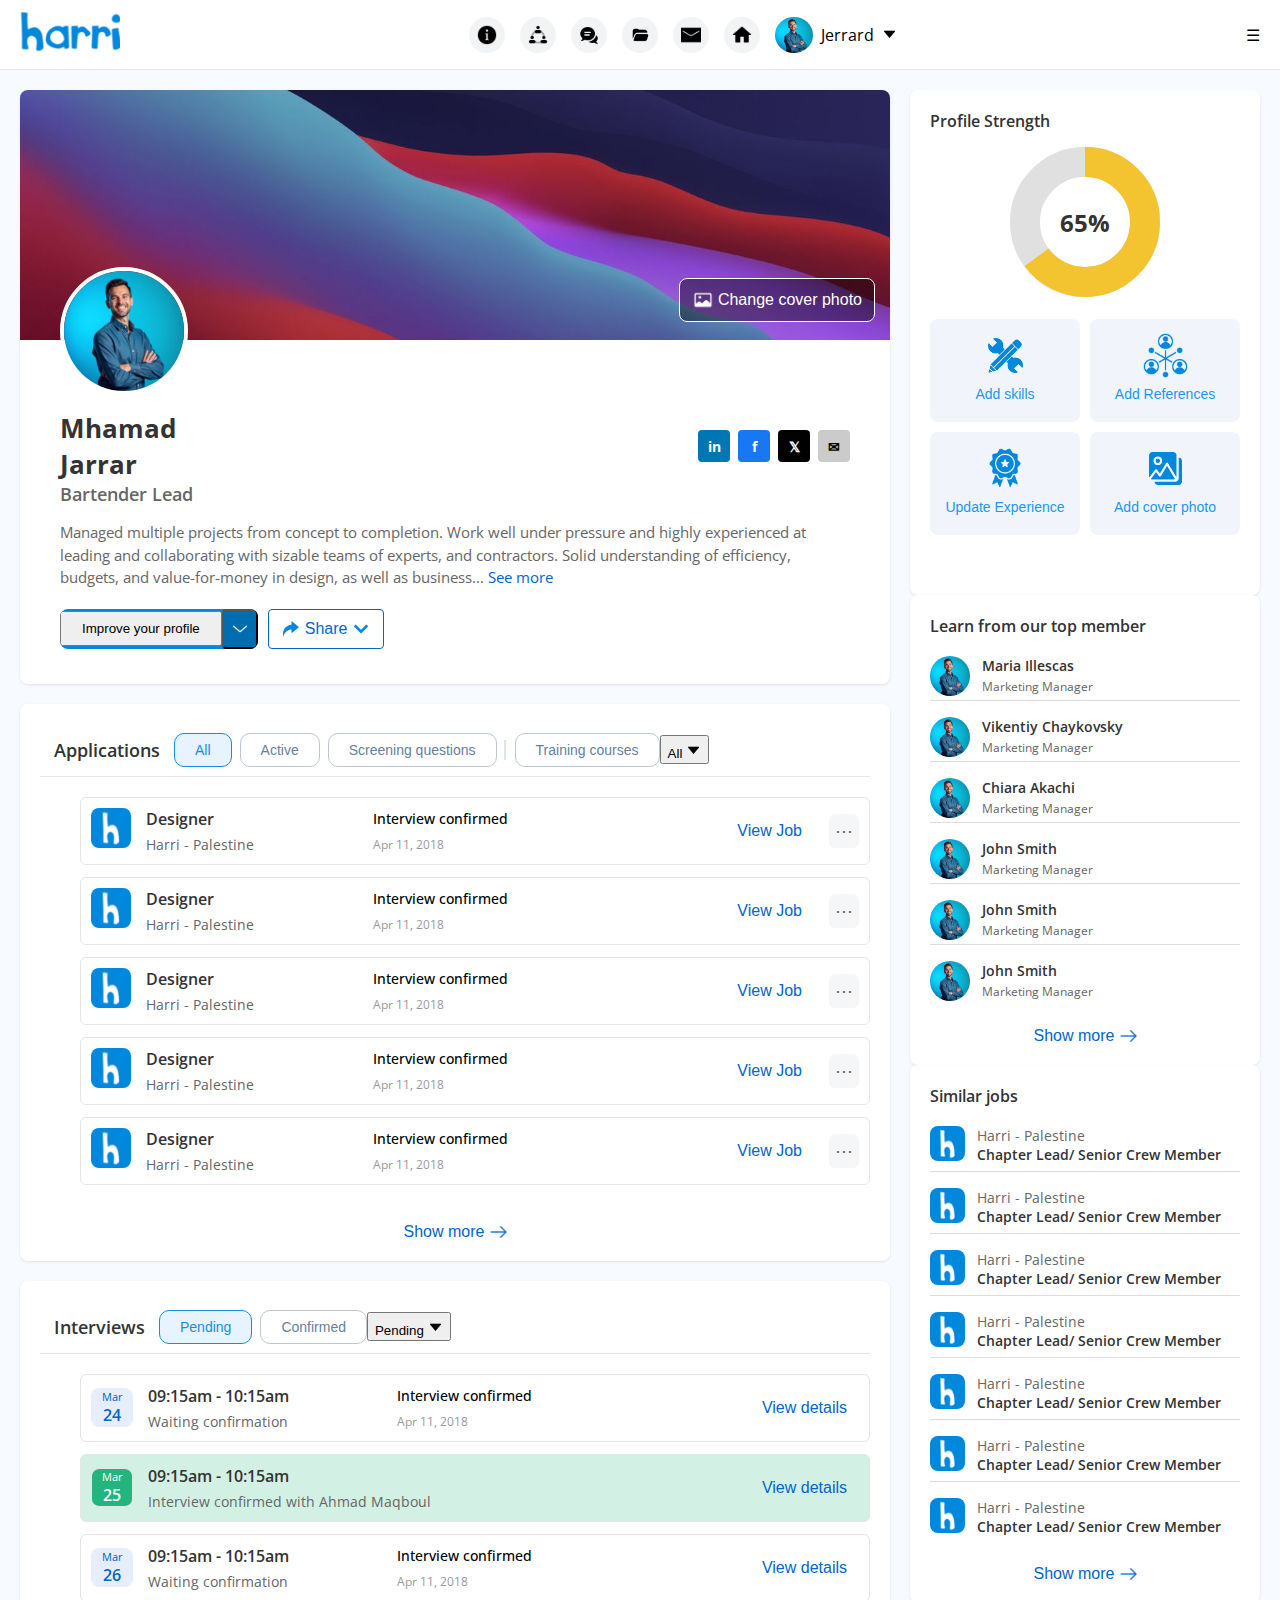
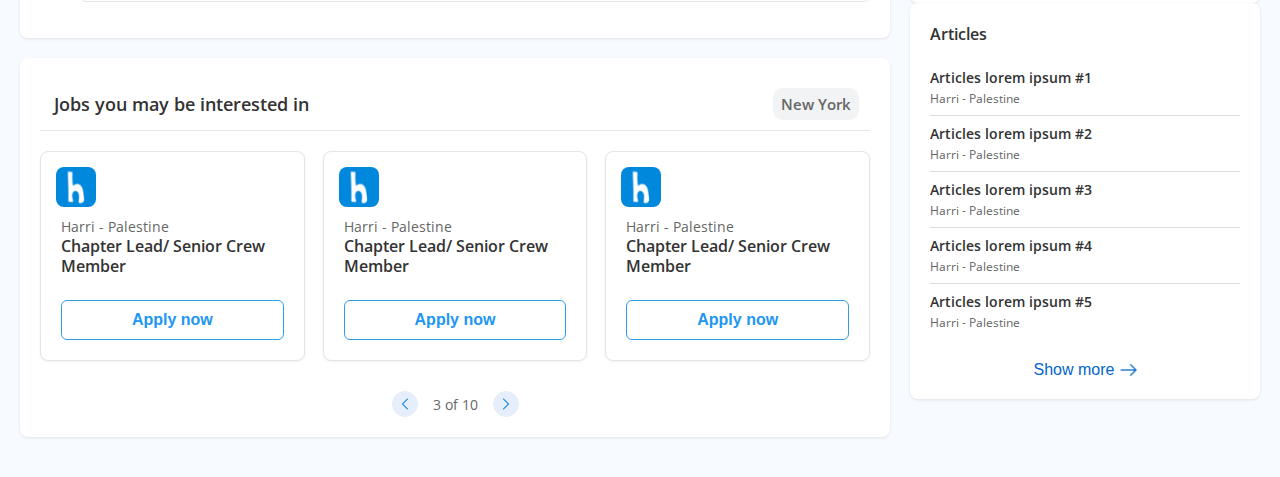
<file: index.html>
<!DOCTYPE html>
<html lang="en">
<head>
    <meta charset="UTF-8">
    <meta name="viewport" content="width=device-width, initial-scale=1.0">
    <title>Job Seeker Dashboard</title>
    <link href="https://fonts.googleapis.com/css2?family=Open+Sans:wght@300;400;600;700;800&display=swap" rel="stylesheet">
    <link rel="stylesheet" href="styles.css">
</head>
<body>

   <header class="navbar">
    <div class="logo">
    <img src="assets/harri.png" alt="harri logo">
  </div>
  
    <nav class="nav-icons">
      <a class="flex-center" href="#"><img src="assets/icons/information.png" alt="Info"></a>
      <a class="flex-center" href="#"><img src="assets/icons/network.png" alt="Network"></a>
      <a class="flex-center" href="#"><img src="assets/icons/message2.png" alt="Users"></a>
      <a class="flex-center" href="#"><img src="assets/icons/folder.png" alt="Folder"></a>
      <a class="flex-center" href="#"><img src="assets/icons/mail.png" alt="Mail"></a>
      <a class="flex-center" href="#"><img src="assets/icons/home.png" alt="Home"></a>
      <div class="profile">
        <img src="assets/profile.jpg" alt="Profile Picture">
        <span>Jerrard</span>
        <span class="arrow"><img src="assets/icons/arrow.png" alt="arrow"></span>
    
    </nav>
      </div>
        <div class="hamburger">
    ☰
  </div>
  </header>

  <main class="dashboard">
    <div class="dashboard-container">
      <div class="main-column">
        <section class="profile-card">
          <div class="cover-photo">
            <img src="assets/cover.jpg" alt="Cover Photo">
<button class="change-cover-btn">
  <img src="assets/icons/imageicon.png" alt="Cover icon" >
  Change cover photo
</button>

            <div class="profile-picture">
              <img src="assets/profile.jpg" alt="Mhamad Jarrar">
            </div>
          </div>
          
          <div class="profile-info">
             <div class="name-social-container">
    <h1>Mhamad Jarrar</h1>
    <div class="socials">
      <a href="#" class="social linkedin flex-center">in</a>
      <a href="#" class="social facebook flex-center">f</a>
      <a href="#" class="social twitter flex-center">𝕏</a>
      <a href="#" class="social mail flex-center">✉</a>
    </div>
  </div>
            <p class="job-title">Bartender Lead</p>
         
            <p class="bio">Managed multiple projects from concept to completion. Work well under pressure and highly experienced at leading and collaborating with sizable teams of experts, and contractors. Solid understanding of efficiency, budgets, and value-for-money in design, as well as business... <a href="#" class="see-more">See more</a></p>
            
              <div class="profile-actions">
                <div class="btn-primary">
                  <button type="button" class="btn btn--solid btn-text">Improve your profile</button>
                  <button type="button" class="btn btn--ghost icon-box flex-center" aria-label="More options"><img src="assets/icons/arrow-down.png" alt="arrow icon" ></button>
                </div>
                <button class="btn btn--outline btn-secondary"><img src="assets/icons/share.png" alt="share icon" > Share <img src="assets/icons/arrow2.png" alt="arrow icon" ></button>
              </div>
            
            
     
          </div>
        </section>

        <section class="applications-section whole-section">
          <div class="section-header">
            <h2>Applications</h2>
            <div class="filter-tabs">
              <button class="tab active tab-all">All</button>
              <button class="tab1 tab">Active</button>
              <button class="tab2 tab">Screening questions</button>
              <button class="tab3 tab">Training courses</button>
            </div>
              <button class="filter-button">
    <span>All</span> <span class="arrow"><img src="assets/icons/arrow.png" alt="arrow"></span>
  </button>
          </div>
          
          <ul class="applications-list list">
            <li class="application-item item">
              <div class="company-logo"> <img src="assets/h.png" alt="company-logo"></div>
              <div class="application-details">
                <h3>Designer</h3>
                <p>Harri - Palestine</p>
              </div>
              <div class="application-status status-container">
                <span class="status confirmed">Interview confirmed</span>
                <span class="date">Apr 11, 2018</span>
              </div>
              <button class="btn btn--ghost view-job-btn view-btn">View Job</button>
              <button class="btn btn--ghost more-btn">⋯</button>
            </li>
            
            <li class="application-item item">
              <div class="company-logo"> <img src="assets/h.png" alt="company-logo"></div>
              <div class="application-details">
                <h3>Designer</h3>
                <p>Harri - Palestine</p>
              </div>
              <div class="application-status status-container">
                <span class="status confirmed">Interview confirmed</span>
                <span class="date">Apr 11, 2018</span>
              </div>
              <button class="btn btn--ghost view-job-btn view-btn">View Job</button>
              <button class="btn btn--ghost more-btn">⋯</button>
            </li>
            
            <li class="application-item item">
              <div class="company-logo"> <img src="assets/h.png" alt="company-logo"></div>
              <div class="application-details">
                <h3>Designer</h3>
                <p>Harri - Palestine</p>
              </div>
              <div class="application-status status-container">
                <span class="status confirmed">Interview confirmed</span>
                <span class="date">Apr 11, 2018</span>
              </div>
              <button class="btn btn--ghost view-job-btn view-btn">View Job</button>
              <button class="btn btn--ghost more-btn">⋯</button>
            </li>
            
            <li class="application-item item">
              <div class="company-logo"> <img src="assets/h.png" alt="company-logo"></div>
              <div class="application-details">
                <h3>Designer</h3>
                <p>Harri - Palestine</p>
              </div>
              <div class="application-status status-container">
                <span class="status confirmed">Interview confirmed</span>
                <span class="date">Apr 11, 2018</span>
              </div>
              <button class="btn btn--ghost view-job-btn view-btn">View Job</button>
              <button class="btn btn--ghost more-btn">⋯</button>
            </li>
            
            <li class="application-item item">
              <div class="company-logo"> <img src="assets/h.png" alt="company-logo"></div>
              <div class="application-details">
                <h3>Designer</h3>
                <p>Harri - Palestine</p>
              </div>
              <div class="application-status status-container">
                <span class="status confirmed">Interview confirmed</span>
                <span class="date">Apr 11, 2018</span>
              </div>
              <button class="btn btn--ghost view-job-btn view-btn">View Job</button>
              <button class="btn btn--ghost more-btn">⋯</button>
            </li>
          </ul>
          
          <button class="show-more-btn">Show more <img src="assets/icons/side-arrow.png" alt="arrow icon" > </button>
        </section>

        <section class="interviews-section whole-section">
          <div class="section-header">
            <h2>Interviews</h2>
            <div class="filter-tabs">
              <button class="tab active tab-pending">Pending</button>
              <button class="tab">Confirmed</button>
            </div>
                   <button class="filter-button">
    <span>Pending</span> <span class="arrow"><img src="assets/icons/arrow.png" alt="arrow"></span>
  </button>
          </div>
          
          <ul class="interviews-list list">
            <li class="interview-item item">
              <div class="interview-date">
                <span class="month">Mar</span>
                <span class="day">24</span>
              </div>
              <div class="interview-details">
                <h3>09:15am - 10:15am</h3>
                <p>Waiting confirmation</p>
              </div>
              <div class="interview-status status-container">
                <span class="status pending">Interview confirmed</span>
                <span class="date">Apr 11, 2018</span>
              </div>
              <button class="btn btn--ghost view-details-btn view-btn">View details</button>
            </li>
            
            <li class="interview-item item confirmed">
              <div class="interview-date1">
                <span class="month">Mar</span>
                <span class="day">25</span>
              </div>
              <div class="interview-details">
                <h3>09:15am - 10:15am</h3>
                <p>Interview confirmed with Ahmad Maqboul</p>
              </div>
           
              <button class="btn btn--ghost view-details-btn view-btn">View details</button>
            </li>
            
            <li class="interview-item item">
              <div class="interview-date">
                <span class="month">Mar</span>
                <span class="day">26</span>
              </div>
              <div class="interview-details">
                <h3>09:15am - 10:15am</h3>
                <p>Waiting confirmation</p>
              </div>
              <div class="interview-status status-container">
                <span class="status pending">Interview confirmed</span>
                <span class="date">Apr 11, 2018</span>
              </div>
              <button class="btn btn--ghost view-details-btn view-btn">View details</button>
            </li>
          </ul>
        </section>

        <section class="job-suggestions">
          <div class="section-header">
            <h2>Jobs you may be interested in</h2>
            <span class="location">New York</span>
          </div>
          <div class="section-header2"></div>
          <div class="job-cards ">
            <div class="job-card  ">
              <div class="company-logo"> <img src="assets/h.png" alt="company-logo"></div>
              <div class="job-info">
                     <p>Harri - Palestine</p>
                <h3>Chapter Lead/ Senior Crew Member</h3>
                
              </div>
              <button class="btn btn--outline apply-btn">Apply now</button>
            </div>
            
            <div class="job-card">
              <div class="company-logo"> <img src="assets/h.png" alt="company-logo"></div>
              <div class="job-info">
                     <p>Harri - Palestine</p>
                <h3>Chapter Lead/ Senior Crew Member</h3>
             
              </div>
              <button class="btn btn--outline apply-btn">Apply now</button>
            </div>
            
            <div class="job-card">
              <div class="company-logo"> <img src="assets/h.png" alt="company-logo"></div>
              <div class="job-info">
                     <p>Harri - Palestine</p>
                <h3>Chapter Lead/ Senior Crew Member</h3>
           
              </div>
              <button class="btn btn--outline apply-btn">Apply now</button>
            </div>
          </div>
          
          <div class="slider-controls flex-center">
            <button class="prev flex-center"><img src="assets/icons/leftarrow.png" alt="left arrow"></button>
            <span>3 of 10</span>
            <button class="next flex-center"><img src="assets/icons/rightarrow.png" alt="right arrow"></button>
          </div>
        </section>
      </div>

      <div class="sidebar">
        <div class="profile-strength">
          <h3>Profile Strength</h3>
         <div class="progress-circle">
            <svg viewBox="0 0 100 100">
              <circle cx="50" cy="50" r="40" fill="none" stroke="#e0e0e0" stroke-width="20"/>
              <circle cx="50" cy="50" r="40" fill="none" stroke="#f4c430" stroke-width="20" 
                      stroke-dasharray="251" stroke-dashoffset="88" transform="rotate(-90 50 50)"/>
            </svg>
            <span class="percentage">65%</span>
          </div>
       <br>
<div class="actions-container">
  <div class="action-grid">
    <button class="action-btn">
      <div class="action-icon flex-center">
        <img src="assets/icons/skills.png" alt="Add skills" width="35" height="35">
      </div>
      <span>Add skills</span>
    </button>

    <button class="action-btn">
      <div class="action-icon flex-center">
        <img src="assets/icons/references.png" alt="Add references" width="45" height="45">
      </div>
      <span>Add References</span>
    </button>

    <button class="action-btn">
      <div class="action-icon flex-center">
        <img src="assets/icons/badge.png" alt="Update experience" width="40" height="40">
      </div>
      <span>Update Experience</span>
    </button>

    <button class="action-btn">
      <div class="action-icon flex-center">
        <img src="assets/icons/photo.png" alt="Add cover photo" width="35" height="35">
      </div>
      <span>Add cover photo</span>
    </button>
  </div>
</div>

        </div>
 

        <div class="top-members">
          <h3>Learn from our top member</h3>
          <div class="members-list">
            <div class="member-item">
              <img src="assets/profile.jpg" alt="Maria Illescas">
              <div class="member-info">
                <h4>Maria Illescas</h4>
                <p>Marketing Manager</p>
              </div>
            </div>
            <div class="member-item">
              <img src="assets/profile.jpg" alt="Vikentiy Chaykovsky">
              <div class="member-info">
                <h4>Vikentiy Chaykovsky</h4>
                <p>Marketing Manager</p>
              </div>
            </div>
            <div class="member-item">
              <img src="assets/profile.jpg" alt="Chiara Akachi">
              <div class="member-info">
                <h4>Chiara Akachi</h4>
                <p>Marketing Manager</p>
              </div>
            </div>
            <div class="member-item">
              <img src="assets/profile.jpg" alt="John Smith">
              <div class="member-info">
                <h4>John Smith</h4>
                <p>Marketing Manager</p>
              </div>
            </div>
            <div class="member-item">
              <img src="assets/profile.jpg" alt="John Smith">
              <div class="member-info">
                <h4>John Smith</h4>
                <p>Marketing Manager</p>
              </div>
            </div>
            <div class="member-item">
              <img src="assets/profile.jpg" alt="John Smith">
              <div class="member-info">
                <h4>John Smith</h4>
                <p>Marketing Manager</p>
              </div>
            </div>
          </div>
          <button class="show-more-btn">Show more <img src="assets/icons/side-arrow.png" alt="arrow icon" > </button>
        </div>

        <div class="similar-jobs">
          <h3>Similar jobs</h3>
          <div class="job-list">
            <div class="job-item">
              <div class="company-logo2"> <img src="assets/h.png" alt="company-logo"></div>
              <div class="job-info">
                    <p>Harri - Palestine</p>
                <h4>Chapter Lead/ Senior Crew Member</h4>
            
              </div>
            </div>
            <div class="job-item">
              <div class="company-logo2"> <img src="assets/h.png" alt="company-logo"></div>
              <div class="job-info">
                    <p>Harri - Palestine</p>
                <h4>Chapter Lead/ Senior Crew Member</h4>
            
              </div>
            </div>
            <div class="job-item">
              <div class="company-logo2"> <img src="assets/h.png" alt="company-logo"></div>
              <div class="job-info">
                    <p>Harri - Palestine</p>
                <h4>Chapter Lead/ Senior Crew Member</h4>
            
              </div>
            </div>
            <div class="job-item">
              <div class="company-logo2"> <img src="assets/h.png" alt="company-logo"></div>
              <div class="job-info">
                    <p>Harri - Palestine</p>
                <h4>Chapter Lead/ Senior Crew Member</h4>
            
              </div>
            </div>
            <div class="job-item">
              <div class="company-logo2"> <img src="assets/h.png" alt="company-logo"></div>
              <div class="job-info">
                    <p>Harri - Palestine</p>
                <h4>Chapter Lead/ Senior Crew Member</h4>
           
              </div>
            </div>
            <div class="job-item">
              <div class="company-logo2"> <img src="assets/h.png" alt="company-logo"></div>
              <div class="job-info">
                    <p>Harri - Palestine</p>
                <h4>Chapter Lead/ Senior Crew Member</h4>
            
              </div>
            </div>
            <div class="job-item">
              <div class="company-logo2"> <img src="assets/h.png" alt="company-logo"></div>
              <div class="job-info">
                    <p>Harri - Palestine</p>
                <h4>Chapter Lead/ Senior Crew Member</h4>
            
              </div>
            </div>
          </div>
          <button class="show-more-btn">Show more <img src="assets/icons/side-arrow.png" alt="arrow icon" > </button>
        </div>

        <div class="articles">
          <h3>Articles</h3>
          <div class="articles-list">
            <div class="article-item">
              <h4>Articles lorem ipsum #1</h4>
              <p>Harri - Palestine</p>
            </div>
            <div class="article-item">
              <h4>Articles lorem ipsum #2</h4>
              <p>Harri - Palestine</p>
            </div>
            <div class="article-item">
              <h4>Articles lorem ipsum #3</h4>
              <p>Harri - Palestine</p>
            </div>
            <div class="article-item">
              <h4>Articles lorem ipsum #4</h4>
              <p>Harri - Palestine</p>
            </div>
            <div class="article-item">
              <h4>Articles lorem ipsum #5</h4>
              <p>Harri - Palestine</p>
            </div>
          </div>
          <button class="show-more-btn">Show more <img src="assets/icons/side-arrow.png" alt="arrow icon" > </button>
        </div>
      </div>
    </div>
  </main>

</body>
</html>
</file>
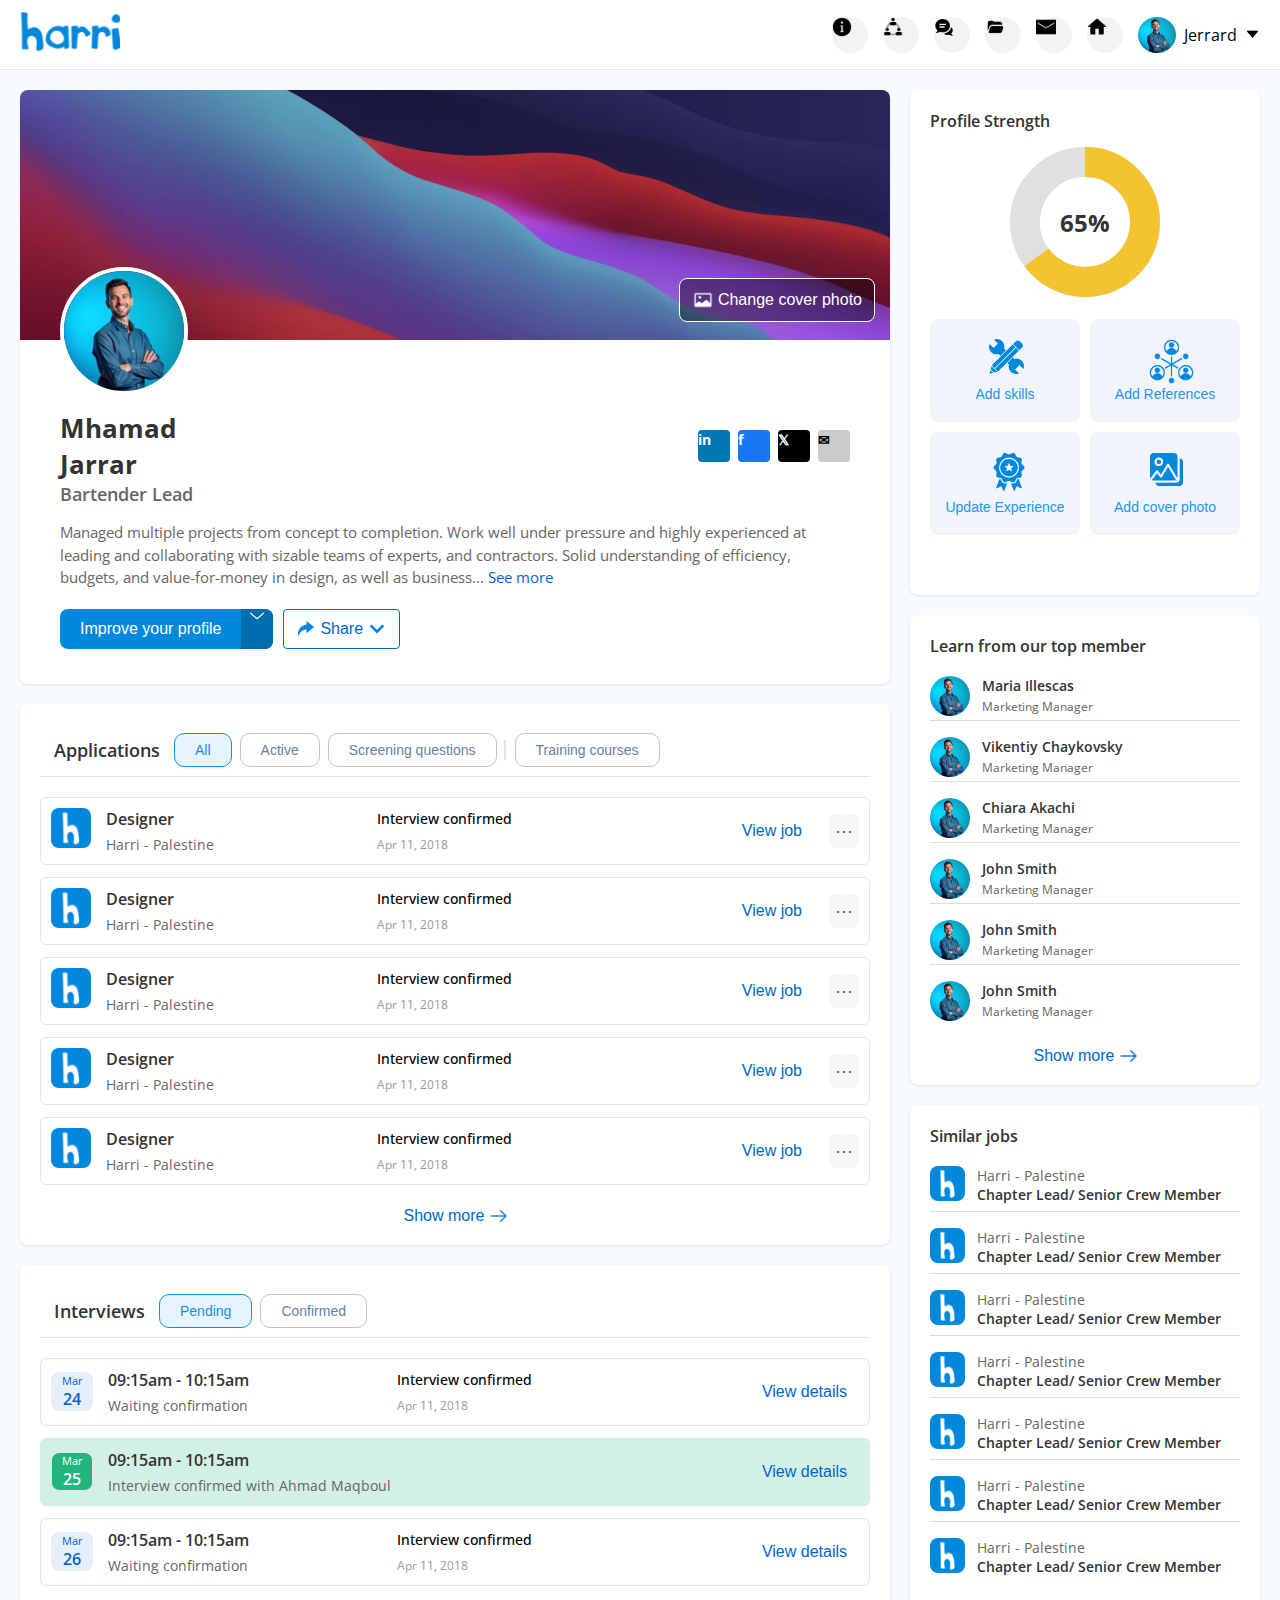
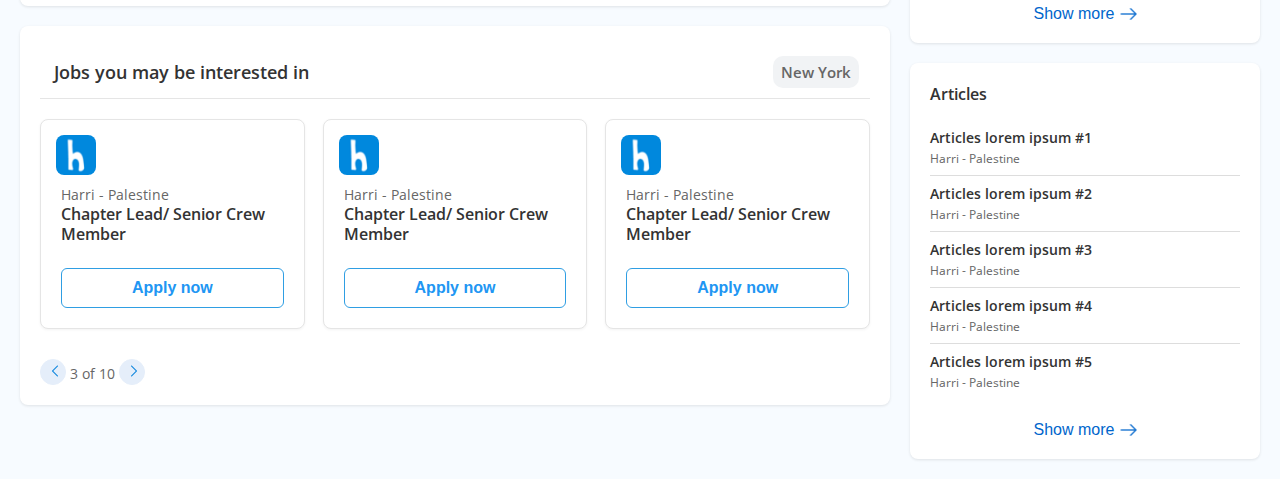
<file: task1/index.html>
<!DOCTYPE html>
<html lang="en">
<head>
    <meta charset="UTF-8">
    <meta name="viewport" content="width=device-width, initial-scale=1.0">
    <title>Job Seeker Dashboard</title>
    <link href="https://fonts.googleapis.com/css2?family=Open+Sans:wght@300;400;600;700;800&display=swap" rel="stylesheet">
    <link rel="stylesheet" href="styles.css">
</head>
<body>

   <header class="navbar">
    <div class="logo">
    <img src="assets/harri.png" alt="harri logo"></div>
    </div>
    <nav class="nav-icons">
      <a href="#"><img src="assets/information.png" alt="Info"></a>
      <a href="#"><img src="assets/network.png" alt="Network"></a>
      <a href="#"><img src="assets/message2.png" alt="Users"></a>
      <a href="#"><img src="assets/folder.png" alt="Folder"></a>
      <a href="#"><img src="assets/mail.png" alt="Mail"></a>
      <a href="#"><img src="assets/home.png" alt="Home"></a>
      <div class="profile">
        <img src="assets/profile.jpg" alt="Profile Picture">
        <span>Jerrard</span>
        <span class="arrow"><img src="assets/arrow.png" alt="arrow"></span>
      </div>
    </nav>
  </header>

  <main class="dashboard">
    <div class="dashboard-container">
      <div class="left-column">
        <section class="profile-card">
          <div class="cover-photo">
            <img src="/assets/cover.jpg" alt="Cover Photo">
<button class="change-cover-btn">
  <img src="assets/imageicon.png" alt="Cover icon" >
  Change cover photo
</button>

            <div class="profile-picture">
              <img src="assets/profile.jpg" alt="Mhamad Jarrar">
            </div>
          </div>
          
          <div class="profile-info">
             <div class="name-social-container">
    <h1>Mhamad Jarrar</h1>
    <div class="socials">
      <a href="#" class="social linkedin">in</a>
      <a href="#" class="social facebook">f</a>
      <a href="#" class="social twitter">𝕏</a>
      <a href="#" class="social mail">✉</a>
    </div>
  </div>
            <p class="job-title">Bartender Lead</p>
         
            <p class="bio">Managed multiple projects from concept to completion. Work well under pressure and highly experienced at leading and collaborating with sizable teams of experts, and contractors. Solid understanding of efficiency, budgets, and value-for-money in design, as well as business... <a href="#" class="see-more">See more</a></p>
            
            <div class="profile-actions">
              <button class="btn-primary">   <span class="btn-text">Improve your profile</span> <div class="icon-box"><img src="assets/arrow-down.png" alt="arrow icon" ></div> </button>
              <button class="btn-secondary"><img src="assets/share.png" alt="share icon" > Share <img src="assets/arrow2.png" alt="arrow icon" ></button>
            </div>
            
     
          </div>
        </section>

        <section class="applications-section">
          <div class="section-header">
            <h2>Applications</h2>
            <div class="filter-tabs">
              <button class="tab active">All</button>
              <button class="tab">Active</button>
              <button class="tab2">Screening questions</button>
              <button class="tab3">Training courses</button>
            </div>
          </div>
          
          <div class="applications-list">
            <div class="application-item">
              <div class="company-logo"> <img src="assets/h.png" alt="company-logo"></div>
              <div class="application-details">
                <h3>Designer</h3>
                <p>Harri - Palestine</p>
              </div>
              <div class="application-status">
                <span class="status confirmed">Interview confirmed</span>
                <span class="date">Apr 11, 2018</span>
              </div>
              <button class="view-job-btn">View job</button>
              <button class="more-btn">⋯</button>
            </div>
            
            <div class="application-item">
              <div class="company-logo"> <img src="assets/h.png" alt="company-logo"></div>
              <div class="application-details">
                <h3>Designer</h3>
                <p>Harri - Palestine</p>
              </div>
              <div class="application-status">
                <span class="status confirmed">Interview confirmed</span>
                <span class="date">Apr 11, 2018</span>
              </div>
              <button class="view-job-btn">View job</button>
              <button class="more-btn">⋯</button>
            </div>
            
            <div class="application-item">
              <div class="company-logo"> <img src="assets/h.png" alt="company-logo"></div>
              <div class="application-details">
                <h3>Designer</h3>
                <p>Harri - Palestine</p>
              </div>
              <div class="application-status">
                <span class="status confirmed">Interview confirmed</span>
                <span class="date">Apr 11, 2018</span>
              </div>
              <button class="view-job-btn">View job</button>
              <button class="more-btn">⋯</button>
            </div>
            
            <div class="application-item">
              <div class="company-logo"> <img src="assets/h.png" alt="company-logo"></div>
              <div class="application-details">
                <h3>Designer</h3>
                <p>Harri - Palestine</p>
              </div>
              <div class="application-status">
                <span class="status confirmed">Interview confirmed</span>
                <span class="date">Apr 11, 2018</span>
              </div>
              <button class="view-job-btn">View job</button>
              <button class="more-btn">⋯</button>
            </div>
            
            <div class="application-item">
              <div class="company-logo"> <img src="assets/h.png" alt="company-logo"></div>
              <div class="application-details">
                <h3>Designer</h3>
                <p>Harri - Palestine</p>
              </div>
              <div class="application-status">
                <span class="status confirmed">Interview confirmed</span>
                <span class="date">Apr 11, 2018</span>
              </div>
              <button class="view-job-btn">View job</button>
              <button class="more-btn">⋯</button>
            </div>
          </div>
          
          <button class="show-more-btn">Show more <img src="assets/side-arrow.png" alt="arrow icon" > </button>
        </section>

        <section class="interviews-section">
          <div class="section-header">
            <h2>Interviews</h2>
            <div class="filter-tabs">
              <button class="tab active">Pending</button>
              <button class="tab">Confirmed</button>
            </div>
          </div>
          
          <div class="interviews-list">
            <div class="interview-item">
              <div class="interview-date">
                <span class="month">Mar</span>
                <span class="day">24</span>
              </div>
              <div class="interview-details">
                <h3>09:15am - 10:15am</h3>
                <p>Waiting confirmation</p>
              </div>
              <div class="interview-status">
                <span class="status pending">Interview confirmed</span>
                <span class="date">Apr 11, 2018</span>
              </div>
              <button class="view-details-btn">View details</button>
            </div>
            
            <div class="interview-item confirmed">
              <div class="interview-date1">
                <span class="month">Mar</span>
                <span class="day">25</span>
              </div>
              <div class="interview-details">
                <h3>09:15am - 10:15am</h3>
                <p>Interview confirmed with Ahmad Maqboul</p>
              </div>
           
              <button class="view-details-btn">View details</button>
            </div>
            
            <div class="interview-item">
              <div class="interview-date">
                <span class="month">Mar</span>
                <span class="day">26</span>
              </div>
              <div class="interview-details">
                <h3>09:15am - 10:15am</h3>
                <p>Waiting confirmation</p>
              </div>
              <div class="interview-status">
                <span class="status pending">Interview confirmed</span>
                <span class="date">Apr 11, 2018</span>
              </div>
              <button class="view-details-btn">View details</button>
            </div>
          </div>
        </section>

        <section class="job-suggestions">
          <div class="section-header">
            <h2>Jobs you may be interested in</h2>
            <span class="location">New York</span>
          </div>
          
          <div class="job-cards">
            <div class="job-card">
              <div class="company-logo"> <img src="assets/h.png" alt="company-logo"></div>
              <div class="job-info">
                     <p>Harri - Palestine</p>
                <h3>Chapter Lead/ Senior Crew Member</h3>
                
              </div>
              <button class="apply-btn">Apply now</button>
            </div>
            
            <div class="job-card">
              <div class="company-logo"> <img src="assets/h.png" alt="company-logo"></div>
              <div class="job-info">
                     <p>Harri - Palestine</p>
                <h3>Chapter Lead/ Senior Crew Member</h3>
             
              </div>
              <button class="apply-btn">Apply now</button>
            </div>
            
            <div class="job-card">
              <div class="company-logo"> <img src="assets/h.png" alt="company-logo"></div>
              <div class="job-info">
                     <p>Harri - Palestine</p>
                <h3>Chapter Lead/ Senior Crew Member</h3>
           
              </div>
              <button class="apply-btn">Apply now</button>
            </div>
          </div>
          
          <div class="slider-controls">
            <button class="prev"><img src="assets/leftarrow.png" alt="left arrow"></button>
            <span>3 of 10</span>
            <button class="next"><img src="assets/rightarrow.png" alt="right arrow"></button>
          </div>
        </section>
      </div>

      <div class="right-sidebar">
        <div class="profile-strength">
          <h3>Profile Strength</h3>
         <div class="progress-circle">
            <svg viewBox="0 0 100 100">
              <circle cx="50" cy="50" r="40" fill="none" stroke="#e0e0e0" stroke-width="20"/>
              <circle cx="50" cy="50" r="40" fill="none" stroke="#f4c430" stroke-width="20" 
                      stroke-dasharray="251" stroke-dashoffset="88" transform="rotate(-90 50 50)"/>
            </svg>
            <span class="percentage">65%</span>
          </div>
       <br>
<div class="actions-container">
  <div class="action-grid">
    <button class="action-btn">
      <div class="action-icon">
        <img src="assets/skills.png" alt="Add skills" width="35" height="35">
      </div>
      <span>Add skills</span>
    </button>

    <button class="action-btn">
      <div class="action-icon">
        <img src="assets/references.png" alt="Add references" width="45" height="45">
      </div>
      <span>Add References</span>
    </button>

    <button class="action-btn">
      <div class="action-icon">
        <img src="assets/badge.png" alt="Update experience" width="40" height="40">
      </div>
      <span>Update Experience</span>
    </button>

    <button class="action-btn">
      <div class="action-icon">
        <img src="assets/photo.png" alt="Add cover photo" width="35" height="35">
      </div>
      <span>Add cover photo</span>
    </button>
  </div>
</div>

        </div>
 

        <div class="top-members">
          <h3>Learn from our top member</h3>
          <div class="members-list">
            <div class="member-item">
              <img src="assets/profile.jpg" alt="Maria Illescas">
              <div class="member-info">
                <h4>Maria Illescas</h4>
                <p>Marketing Manager</p>
              </div>
            </div>
            <div class="member-item">
              <img src="assets/profile.jpg" alt="Vikentiy Chaykovsky">
              <div class="member-info">
                <h4>Vikentiy Chaykovsky</h4>
                <p>Marketing Manager</p>
              </div>
            </div>
            <div class="member-item">
              <img src="assets/profile.jpg" alt="Chiara Akachi">
              <div class="member-info">
                <h4>Chiara Akachi</h4>
                <p>Marketing Manager</p>
              </div>
            </div>
            <div class="member-item">
              <img src="assets/profile.jpg" alt="John Smith">
              <div class="member-info">
                <h4>John Smith</h4>
                <p>Marketing Manager</p>
              </div>
            </div>
            <div class="member-item">
              <img src="assets/profile.jpg" alt="John Smith">
              <div class="member-info">
                <h4>John Smith</h4>
                <p>Marketing Manager</p>
              </div>
            </div>
            <div class="member-item">
              <img src="assets/profile.jpg" alt="John Smith">
              <div class="member-info">
                <h4>John Smith</h4>
                <p>Marketing Manager</p>
              </div>
            </div>
          </div>
          <button class="show-more-btn">Show more <img src="assets/side-arrow.png" alt="arrow icon" > </button>
        </div>

        <div class="similar-jobs">
          <h3>Similar jobs</h3>
          <div class="job-list">
            <div class="job-item">
              <div class="company-logo2"> <img src="assets/h.png" alt="company-logo"></div>
              <div class="job-info">
                    <p>Harri - Palestine</p>
                <h4>Chapter Lead/ Senior Crew Member</h4>
            
              </div>
            </div>
            <div class="job-item">
              <div class="company-logo2"> <img src="assets/h.png" alt="company-logo"></div>
              <div class="job-info">
                    <p>Harri - Palestine</p>
                <h4>Chapter Lead/ Senior Crew Member</h4>
            
              </div>
            </div>
            <div class="job-item">
              <div class="company-logo2"> <img src="assets/h.png" alt="company-logo"></div>
              <div class="job-info">
                    <p>Harri - Palestine</p>
                <h4>Chapter Lead/ Senior Crew Member</h4>
            
              </div>
            </div>
            <div class="job-item">
              <div class="company-logo2"> <img src="assets/h.png" alt="company-logo"></div>
              <div class="job-info">
                    <p>Harri - Palestine</p>
                <h4>Chapter Lead/ Senior Crew Member</h4>
            
              </div>
            </div>
            <div class="job-item">
              <div class="company-logo2"> <img src="assets/h.png" alt="company-logo"></div>
              <div class="job-info">
                    <p>Harri - Palestine</p>
                <h4>Chapter Lead/ Senior Crew Member</h4>
           
              </div>
            </div>
            <div class="job-item">
              <div class="company-logo2"> <img src="assets/h.png" alt="company-logo"></div>
              <div class="job-info">
                    <p>Harri - Palestine</p>
                <h4>Chapter Lead/ Senior Crew Member</h4>
            
              </div>
            </div>
            <div class="job-item">
              <div class="company-logo2"> <img src="assets/h.png" alt="company-logo"></div>
              <div class="job-info">
                    <p>Harri - Palestine</p>
                <h4>Chapter Lead/ Senior Crew Member</h4>
            
              </div>
            </div>
          </div>
          <button class="show-more-btn">Show more <img src="assets/side-arrow.png" alt="arrow icon" > </button>
        </div>

        <div class="articles">
          <h3>Articles</h3>
          <div class="articles-list">
            <div class="article-item">
              <h4>Articles lorem ipsum #1</h4>
              <p>Harri - Palestine</p>
            </div>
            <div class="article-item">
              <h4>Articles lorem ipsum #2</h4>
              <p>Harri - Palestine</p>
            </div>
            <div class="article-item">
              <h4>Articles lorem ipsum #3</h4>
              <p>Harri - Palestine</p>
            </div>
            <div class="article-item">
              <h4>Articles lorem ipsum #4</h4>
              <p>Harri - Palestine</p>
            </div>
            <div class="article-item">
              <h4>Articles lorem ipsum #5</h4>
              <p>Harri - Palestine</p>
            </div>
          </div>
          <button class="show-more-btn">Show more <img src="assets/side-arrow.png" alt="arrow icon" > </button>
        </div>
      </div>
    </div>
  </main>

</body>
</html>
</file>
<file: styles.css>
.flex-center{
    display: flex;
  align-items: center;
  justify-content: center;
}

body {
  margin: 0;
  font-family: "Open Sans", sans-serif;
  background-color: #f7fbff;
}

.navbar {
  display: flex;
  justify-content: space-between;
  align-items: center;
  background-color: #fff;
  padding: 12px 20px;
  border-bottom: 1px solid #e5e5e5;
}

.logo img {
  height: 40px;
  width: 100px;
}

.nav-icons {
  display: flex;
  align-items: center;
  gap: 15px;
}

.nav-icons a {
  width: 36px;
  height: 36px;
  background: #f1f3f5;
  border-radius: 50%;
  transition: background 0.2s;
}

.nav-icons a:hover {
  background: #e0e0e0;
}

.nav-icons img {
  width: 20px;
  height: 20px;
}

.profile {
  display: flex;
  align-items: center;
  gap: 8px;
  cursor: pointer;
}

.profile img {
  width: 38px;
  height: 36px;
  border-radius: 50%;
}

.arrow img {
  margin-top: 2px;
  width: 15px;
  height: 18px;
}

.dashboard {
  max-width: 1250px;
  margin: 0 auto;
  padding: 20px;
}

.dashboard-container {
  display: grid;
  grid-template-columns: 1fr 350px;
  gap: 20px;
}

.profile-card {
  background: white;
  border-radius: 8px;
  overflow: hidden;
  margin-bottom: 20px;
  box-shadow: 0 1px 3px rgba(0, 0, 0, 0.1);
}

.cover-photo {
  position: relative;
  height: 250px;
}

.cover-photo img {
  width: 100%;
  height: 100%;
  object-fit: cover;
}


.change-cover-btn {
  display: flex;
  align-items: center;
  position: absolute;
  top: 188px;
  right: 15px;
    gap: 4px;
  padding: 10px 12px;
    background-color: rgba(0, 0, 0, 0.4);  
  border-radius: 8px;
  border: 1px solid white; 
  color: #fff;
  font-size: 16px;
  font-weight: 500;
  cursor: pointer;
  transition: background-color 0.2s ease-in-out;
}
.change-cover-btn:hover {
  background-color: rgba(0, 0, 0, 0.6); 
}

.change-cover-btn img {
  width: 22px;
  height: 22px;

}


.btn-icon {
  width: 20px;
  height: 20px;
}

.profile-picture {
  position: absolute;
  bottom: -60px;
  left: 40px;
}

.profile-picture img {
  width: 120px;
  height: 120px;
  border-radius: 50%;
  border: 4px solid white;
}

.profile-info {
  padding: 70px 40px 20px;
}

.profile-info h1 {
  margin: 0 0 0px 0;
  font-size: 26px;
  font-weight: bold;
  color: #333;
}

.job-title {
  color: #666;
  margin: 0 0 15px 0;
  font-size: 18px;
    font-weight: 600;
}

.bio {
  color: #666;
  line-height: 1.5;
  margin-bottom: 20px;
  font-size: 15px;
}

.see-more {
  color: #0066cc;
  text-decoration: none;
}

.profile-actions {
  display: flex;
  gap: 10px;
  margin-bottom: 15px;
}


.btn-primary {
  background: #0088dd;
  color: white;
  border: none;
  border-radius: 8px;
  font-size: 16px;
  cursor: pointer;
  font-weight: 500;
  display: flex;
  align-items: center;
    justify-content: space-between;
  transition: background-color 0.2s ease;
    padding: 0; 
      overflow: hidden;
}

.btn-primary:hover {
  background: #1565c0;
}
.btn-text {
  padding: 8px 20px; 
  flex: 1; 
}

.icon-box {

  background: #006db1; 
  border-radius: 4px;   
  padding: 4px 8px;  
height: 100%; 
}

.icon-box img {
  width: 16px;
  height: 14px;
}

.btn-secondary {
  background: transparent;
  color: #0066cc;
  border: 1px solid #0066cc;
  padding: 10px 14px;
  border-radius: 4px;
  font-size: 16px;
  cursor: pointer;
  font-weight: 500;
  display: flex;         
  align-items: center;    
  gap: 6px;             
}

.btn-secondary img {
  width: 16px;
  height: 16px;
}


.socials {
  display: flex;
  gap: 8px;
}

.social {
  width: 32px;
  height: 32px;
  border-radius: 4px;
  text-decoration: none;
  font-weight: bold;
  font-size: 14px;
}

.social.linkedin {
  background: #0077b5;
  color: white;
}

.social.facebook {
  background: #1877f2;
  color: white;
}

.social.twitter {
  background: #000;
  color: white;
}

.social.mail {
  background: #cbcbcb;
  color: #000000;
}
.name-social-container {
  display: flex;
  align-items: center;
  gap: 450px; 
}

.applications-section,
.interviews-section {
  background: white;
  border-radius: 8px;
  padding: 20px;
    margin-bottom: 20px;
  box-shadow: 0 1px 3px rgba(0, 0, 0, 0.1);
}

.section-header {
  display: flex;
  justify-content: start;
  align-items: center;
  margin-bottom: 20px;
    border-bottom: 1px solid #e5e5e5;

}

.section-header h2 {
  margin: 14px;
  font-size: 18px;
  font-weight: 600;
  color: #333;

}

.filter-tabs {
  display: flex;
  gap: 8px;
}

.tab,.tab2,.tab3 {
  background: white;
 border: 1px solid #bbc6d3;
  padding: 8px 20px;
  border-radius: 10px;
  font-size: 14px;
  cursor: pointer;
  color: #677f9d;
  font-weight: 500;
  transition: all 0.2s ease;
  white-space: nowrap;
  
}
.tab2::after {
  content: "";
  position: absolute;
  right: -10px;
  top: 50%;
  transform: translateY(-50%);
  width: 2px;
  height: 20px;
  background-color: #dde3e9;
}
.tab3 {
margin-left: 10px;
}

.tab2 {
  position: relative;
}

.tab:hover {
  background: #e8e8e8;
}

.tab.active {
  background: #e7f3ff;
  color: #1290df;
  border: 1px solid #1290df;
}

.applications-list,
.interviews-list {
  display: flex;
  flex-direction: column;
  gap: 12px;
}

.application-item,
.interview-item {
  display: flex;
align-items: center;
  gap: 15px;
  padding: 10px;
  border: 1px solid #e5e5e5;
  border-radius: 6px;
}

.company-logo img { 
    width: 40px; height: 40px; 
      border-radius: 8px;
}
.company-logo2 img { 
    width: 35px; height: 35px; 
      border-radius: 8px;
}


.application-details,
.interview-details {
  flex: 1;
}

.application-details h3,
.interview-details h3 {
  margin: 0 0 5px 0;
  font-size: 16px;
  font-weight: 600;
  color: #333;
}

.application-details p,
.interview-details p {
  margin: 0;
  color: #666;
  font-size: 14px;
}


.application-status, .interview-status {
  display: flex;
  flex-direction: column; 
  align-items: start;   
  gap: 8px;              
  margin-left: auto;
    transform: translateX(-150%);   
}


.status {
  display: block;
  font-size: 14px;
  font-weight: 500;
}



.date {
  font-size: 12px;
  color: #999;
}

.view-job-btn,
.view-details-btn {
  background: transparent;
  color: #0066cc;
  padding: 8px 12px;
border: none;
  font-size: 16px;
  cursor: pointer;
  
}

.more-btn {
  background: #f5f6f7;
    border: 1px solid #f5f6f7;
border-radius: 20%;
  font-size: 18px;
  color: #666;
  cursor: pointer;
  padding: 5px;
}


.applications-section{
position: relative;
  padding-bottom: 60px;
}

.show-more-btn {
  position: absolute;
  left: 50%;
  transform: translateX(-50%);
  bottom: 20px; 
  background: transparent;
  border: none;
  color: #0066cc;
  font-size: 16px;
  cursor: pointer;
  margin-top: 15px;
  padding: 0;
    display: flex;         
  align-items: center;  
  gap: 6px;  
   

}
.show-more-btn img{
    height: 16px;

}

.interview-date1 {
  text-align: center;
  min-width: 40px;
    border: 1px solid #e5e5e5;
    background-color: #22b57e;
    border-radius: 20%;

}
.interview-date {
  text-align: center;
  min-width: 40px;
    border: 1px solid #e5eefa;
    background-color: #e5eefa;
  border-radius: 20%;
}

.interview-date1 .month {
  display: block;
  font-size: 11px;
  color: white;
}
.interview-date .month {
  display: block;
  font-size: 11px;
  color: #0066cc;
}
.interview-date1 .day {
  display: block;
  font-size: 16px;
  font-weight: 600;
  color: white;
}
.interview-date .day {
  display: block;
  font-size: 16px;
  font-weight: 600;
  color: #0066cc;
}

.interview-item.confirmed {
  background: #d3f0e5;
  
}

.job-suggestions {
  background: white;
  border-radius: 8px;
  padding: 20px;
  margin-bottom: 20px;
  box-shadow: 0 1px 3px rgba(0, 0, 0, 0.1);
}

.job-suggestions .section-header {
  align-items: flex-start;
}

.location {
  background: #f1f3f5;
  padding: 6px 8px;
  border-radius: 10px;
  font-size: 15px;
  font-weight: 600;
  color: #666;
    margin-left: 450px;
    margin-top: 10px;
}

.job-cards {
  display: flex;
  gap: 18px;
  margin-bottom: 20px;
  overflow-x: none;
  padding-bottom: 10px;
}

.job-card {
  background: white;
  border: 1px solid #e5e5e5;
  border-radius: 8px;
  padding: 20px;
  display: flex;
  flex-direction: column;
  gap: 15px;
  box-shadow: 0 1px 3px rgba(0, 0, 0, 0.05);
}

.job-card .company-logo {
  width: 30px;
  height: 30px;
  background: #2196f3;
  color: white;
  border-radius: 8px;
  display: flex;
  align-items: center;
  justify-content: center;
  font-weight: bold;
  font-size: 20px;
}

.job-info {
  flex: 1;
}

.job-info h3 {
  margin: 0 0 8px 0;
  font-size: 16px;
  font-weight: 600;
  color: #333;
  line-height: 1.3;
}

.job-info p {
  margin: 0;
  font-size: 14px;
  color: #666;
}

.apply-btn {
  background: transparent;
  color: #2196f3;
  border: 1px solid #2f9ee3;
  padding: 10px 5px;
  border-radius: 6px;
  font-size: 16px;
  font-weight: 550;
  cursor: pointer;
  transition: all 0.2s ease;
 
}

.apply-btn:hover {
  background: #f0f8ff;
}

.slider-controls {

  gap: 15px;
  font-size: 14px;
  color: #666;
}

.slider-controls button {
  background: #e5eefa;
  border: 1px solid #e5eefa;
  width: 26px;
  height: 26px;
  border-radius: 50%;
  cursor: pointer;
  color: #666;
  transition: all 0.2s ease;
}
.prev img, .next img{
    height: 16px;
font-weight: 550;
}

.slider-controls button:hover {
  background: #f5f5f5;
  border-color: #ccc;
}
.right-sidebar {
    
  display: flex;
  flex-direction: column;
  gap: 20px;
}

.profile-strength,
.top-members,
.similar-jobs,
.articles {
position: relative;
padding: 20px;
padding-bottom: 60px;
box-shadow: 0 1px 3px rgba(0, 0, 0, 0.1);
background: white;
border-radius: 8px;
}

.profile-strength h3,
.top-members h3,
.similar-jobs h3,
.articles h3 {
  margin: 0 0 15px 0;
  font-size: 16px;
  font-weight: 600;
  color: #333;
}

.progress-circle {
  position: relative;
  width: 150px;
  height: 150px;
  margin: 0 auto;
}

.progress-circle svg {
  width: 100%;
  height: 100%;
  transform: rotate(0deg);
}

.percentage {
  position: absolute;
  top: 50%;
  left: 50%;
  transform: translate(-50%, -50%);
  font-size: 24px;
  font-weight: bold;
  color: #333;
}

.action-grid {
  display: grid;
  grid-template-columns: 1fr 1fr;
  gap: 10px;
}

.action-btn {
  background: #f1f5fb;
  border: none;
  padding: 20px 15px;
  border-radius: 8px;
  cursor: pointer;
  display: flex;
  flex-direction: column;
  align-items: center;
  gap: 15px;
  font-size: 14px;
  color: #2196f3;
  text-align: center;
  transition: all 0.2s ease;
  font-weight: 500;
}

.action-btn:hover {
  background: #e3f2fd;
  transform: translateY(-1px);
}

.action-icon {
  width: 32px;
  height: 32px;
}


.members-list,
.job-list {
  display: flex;
  flex-direction: column;
  gap: 12px;
}

.member-item,
.job-item {
  display: flex;
  gap: 12px;
      border-bottom: 1px solid #ddd;
        padding: 4px 0;

}
.article-item {
  display: flex;
    flex-direction: column;
  align-items: flex-start;
      border-bottom: 1px solid #ddd;
        padding: 8px 0;

}
.member-item:last-child , .job-item:last-child,
.article-item:last-child{
  border-bottom: none;
}

.member-item img {
  width: 40px;
  height: 40px;
  border-radius: 50%;
}

.member-info,
.job-info {
  flex: 1;
}

.member-info h4,
.job-info h4, .article-item h4 {
  margin: 0 0 3px 0;
  font-size: 14px;
  font-weight: 600;
  color: #333;
  
}

.member-info p,.article-item p  {
  margin: 0;
  font-size: 12px;
  color: #666;
}




@media (max-width: 650px) {

  .navbar {
    flex-direction: column;
    align-items: center;
    justify-content: center; 
    padding: 15px 10px;
    row-gap: 12px;
    
    width: 140vh; 
  }

 
  .logo {
    width: 100%;
justify-content: center;
    display: flex;
  }
  
.profile-info h1{
margin-top: 20px;
}
  .profile {
    gap: 5px;
  }

  .profile img {
    width: 32px;
    height: 32px;
  }

  .arrow img {
    width: 12px;
    height: 14px;
  }

  .dashboard-container {
    grid-template-columns: 1fr;
    gap: 15px;
  }



  .profile-actions {
    flex-direction: column;
  }
  .btn-secondary{
    justify-content: space-between;
  }

  .job-cards {
    grid-template-columns: 1fr;
  }

  .action-grid {
    grid-template-columns: 1fr;
  }

  .application-status, .interview-status { 
    align-items: center; transform: translateX(0); 
}

.application-item,
  .interview-item {
    flex-wrap: wrap;
    gap: 10px;
  }

  .view-job-btn,
  .view-details-btn {
    order: 3;
    width: 100%;
  }
}

@media (max-width: 480px) {
  .profile-info {
    padding: 40px 15px 15px;
  }

  .profile-info h1 {
    font-size: 20px;
  }

  .section-header {
    flex-direction: column;
    align-items: flex-start;
    gap: 10px;
  }
    .section-header .location, .section-header h2 {
        margin-left: 0;
        margin-top: 0;
    }

  .filter-tabs {
    overflow-x: auto;
    width: 100%;
  }
}
</file>
<file: task1/styles.css>
.flex-center{
    display: flex;
  align-items: center;
  justify-content: center;
}

body {
  margin: 0;
  font-family: "Open Sans", sans-serif;
  background-color: #f7fbff;
}

.navbar {
  display: flex;
  justify-content: space-between;
  align-items: center;
  background-color: #fff;
  padding: 12px 20px;
  border-bottom: 1px solid #e5e5e5;
}

.logo img {
  height: 40px;
  width: 100px;
}

.nav-icons {
  display: flex;
  align-items: center;
  gap: 15px;
}

.nav-icons a {
  width: 36px;
  height: 36px;
  background: #f1f3f5;
  border-radius: 50%;
  transition: background 0.2s;
}

.nav-icons a:hover {
  background: #e0e0e0;
}

.nav-icons img {
  width: 20px;
  height: 20px;
}

.profile {
  display: flex;
  align-items: center;
  gap: 8px;
  cursor: pointer;
}

.profile img {
  width: 38px;
  height: 36px;
  border-radius: 50%;
}

.arrow img {
  margin-top: 2px;
  width: 15px;
  height: 18px;
}

.dashboard {
  max-width: 1250px;
  margin: 0 auto;
  padding: 20px;
}

.dashboard-container {
  display: grid;
  grid-template-columns: 1fr 350px;
  gap: 20px;
}

.profile-card {
  background: white;
  border-radius: 8px;
  overflow: hidden;
  margin-bottom: 20px;
  box-shadow: 0 1px 3px rgba(0, 0, 0, 0.1);
}

.cover-photo {
  position: relative;
  height: 250px;
}

.cover-photo img {
  width: 100%;
  height: 100%;
  object-fit: cover;
}


.change-cover-btn {
  display: flex;
  align-items: center;
  position: absolute;
  top: 188px;
  right: 15px;
    gap: 4px;
  padding: 10px 12px;
    background-color: rgba(0, 0, 0, 0.4);  
  border-radius: 8px;
  border: 1px solid white; 
  color: #fff;
  font-size: 16px;
  font-weight: 500;
  cursor: pointer;
  transition: background-color 0.2s ease-in-out;
}
.change-cover-btn:hover {
  background-color: rgba(0, 0, 0, 0.6); 
}

.change-cover-btn img {
  width: 22px;
  height: 22px;

}


.btn-icon {
  width: 20px;
  height: 20px;
}

.profile-picture {
  position: absolute;
  bottom: -60px;
  left: 40px;
}

.profile-picture img {
  width: 120px;
  height: 120px;
  border-radius: 50%;
  border: 4px solid white;
}

.profile-info {
  padding: 70px 40px 20px;
}

.profile-info h1 {
  margin: 0 0 0px 0;
  font-size: 26px;
  font-weight: bold;
  color: #333;
}

.job-title {
  color: #666;
  margin: 0 0 15px 0;
  font-size: 18px;
    font-weight: 600;
}

.bio {
  color: #666;
  line-height: 1.5;
  margin-bottom: 20px;
  font-size: 15px;
}

.see-more {
  color: #0066cc;
  text-decoration: none;
}

.profile-actions {
  display: flex;
  gap: 10px;
  margin-bottom: 15px;
}


.btn-primary {
  background: #0088dd;
  color: white;
  border: none;
  border-radius: 8px;
  font-size: 16px;
  cursor: pointer;
  font-weight: 500;
  display: flex;
  align-items: center;
    justify-content: space-between;
  transition: background-color 0.2s ease;
    padding: 0; 
      overflow: hidden;
}

.btn-primary:hover {
  background: #1565c0;
}
.btn-text {
  padding: 8px 20px; 
  flex: 1; 
}

.icon-box {

  background: #006db1; 
  border-radius: 4px;   
  padding: 4px 8px;  
height: 100%; 
}

.icon-box img {
  width: 16px;
  height: 14px;
}

.btn-secondary {
  background: transparent;
  color: #0066cc;
  border: 1px solid #0066cc;
  padding: 10px 14px;
  border-radius: 4px;
  font-size: 16px;
  cursor: pointer;
  font-weight: 500;
  display: flex;         
  align-items: center;    
  gap: 6px;             
}

.btn-secondary img {
  width: 16px;
  height: 16px;
}


.socials {
  display: flex;
  gap: 8px;
}

.social {
  width: 32px;
  height: 32px;
  border-radius: 4px;
  text-decoration: none;
  font-weight: bold;
  font-size: 14px;
}

.social.linkedin {
  background: #0077b5;
  color: white;
}

.social.facebook {
  background: #1877f2;
  color: white;
}

.social.twitter {
  background: #000;
  color: white;
}

.social.mail {
  background: #cbcbcb;
  color: #000000;
}
.name-social-container {
  display: flex;
  align-items: center;
  gap: 450px; 
}

.applications-section,
.interviews-section {
  background: white;
  border-radius: 8px;
  padding: 20px;
    margin-bottom: 20px;
  box-shadow: 0 1px 3px rgba(0, 0, 0, 0.1);
}

.section-header {
  display: flex;
  justify-content: start;
  align-items: center;
  margin-bottom: 20px;
    border-bottom: 1px solid #e5e5e5;

}

.section-header h2 {
  margin: 14px;
  font-size: 18px;
  font-weight: 600;
  color: #333;

}

.filter-tabs {
  display: flex;
  gap: 8px;
}

.tab,.tab2,.tab3 {
  background: white;
 border: 1px solid #bbc6d3;
  padding: 8px 20px;
  border-radius: 10px;
  font-size: 14px;
  cursor: pointer;
  color: #677f9d;
  font-weight: 500;
  transition: all 0.2s ease;
  white-space: nowrap;
  
}
.tab2::after {
  content: "";
  position: absolute;
  right: -10px;
  top: 50%;
  transform: translateY(-50%);
  width: 2px;
  height: 20px;
  background-color: #dde3e9;
}
.tab3 {
margin-left: 10px;
}

.tab2 {
  position: relative;
}

.tab:hover {
  background: #e8e8e8;
}

.tab.active {
  background: #e7f3ff;
  color: #1290df;
  border: 1px solid #1290df;
}

.applications-list,
.interviews-list {
  display: flex;
  flex-direction: column;
  gap: 12px;
}

.application-item,
.interview-item {
  display: flex;
align-items: center;
  gap: 15px;
  padding: 10px;
  border: 1px solid #e5e5e5;
  border-radius: 6px;
}

.company-logo img { 
    width: 40px; height: 40px; 
      border-radius: 8px;
}
.company-logo2 img { 
    width: 35px; height: 35px; 
      border-radius: 8px;
}


.application-details,
.interview-details {
  flex: 1;
}

.application-details h3,
.interview-details h3 {
  margin: 0 0 5px 0;
  font-size: 16px;
  font-weight: 600;
  color: #333;
}

.application-details p,
.interview-details p {
  margin: 0;
  color: #666;
  font-size: 14px;
}


.application-status, .interview-status {
  display: flex;
  flex-direction: column; 
  align-items: start;   
  gap: 8px;              
  margin-left: auto;
    transform: translateX(-150%);   
}


.status {
  display: block;
  font-size: 14px;
  font-weight: 500;
}



.date {
  font-size: 12px;
  color: #999;
}

.view-job-btn,
.view-details-btn {
  background: transparent;
  color: #0066cc;
  padding: 8px 12px;
border: none;
  font-size: 16px;
  cursor: pointer;
  
}

.more-btn {
  background: #f5f6f7;
    border: 1px solid #f5f6f7;
border-radius: 20%;
  font-size: 18px;
  color: #666;
  cursor: pointer;
  padding: 5px;
}


.applications-section{
position: relative;
  padding-bottom: 60px;
}

.show-more-btn {
  position: absolute;
  left: 50%;
  transform: translateX(-50%);
  bottom: 20px; 
  background: transparent;
  border: none;
  color: #0066cc;
  font-size: 16px;
  cursor: pointer;
  margin-top: 15px;
  padding: 0;
    display: flex;         
  align-items: center;  
  gap: 6px;  
   

}
.show-more-btn img{
    height: 16px;

}

.interview-date1 {
  text-align: center;
  min-width: 40px;
    border: 1px solid #e5e5e5;
    background-color: #22b57e;
    border-radius: 20%;

}
.interview-date {
  text-align: center;
  min-width: 40px;
    border: 1px solid #e5eefa;
    background-color: #e5eefa;
  border-radius: 20%;
}

.interview-date1 .month {
  display: block;
  font-size: 11px;
  color: white;
}
.interview-date .month {
  display: block;
  font-size: 11px;
  color: #0066cc;
}
.interview-date1 .day {
  display: block;
  font-size: 16px;
  font-weight: 600;
  color: white;
}
.interview-date .day {
  display: block;
  font-size: 16px;
  font-weight: 600;
  color: #0066cc;
}

.interview-item.confirmed {
  background: #d3f0e5;
  
}

.job-suggestions {
  background: white;
  border-radius: 8px;
  padding: 20px;
  margin-bottom: 20px;
  box-shadow: 0 1px 3px rgba(0, 0, 0, 0.1);
}

.job-suggestions .section-header {
  align-items: flex-start;
}

.location {
  background: #f1f3f5;
  padding: 6px 8px;
  border-radius: 10px;
  font-size: 15px;
  font-weight: 600;
  color: #666;
    margin-left: 450px;
    margin-top: 10px;
}

.job-cards {
  display: flex;
  gap: 18px;
  margin-bottom: 20px;
  overflow-x: none;
  padding-bottom: 10px;
}

.job-card {
  background: white;
  border: 1px solid #e5e5e5;
  border-radius: 8px;
  padding: 20px;
  display: flex;
  flex-direction: column;
  gap: 15px;
  box-shadow: 0 1px 3px rgba(0, 0, 0, 0.05);
}

.job-card .company-logo {
  width: 30px;
  height: 30px;
  background: #2196f3;
  color: white;
  border-radius: 8px;
  display: flex;
  align-items: center;
  justify-content: center;
  font-weight: bold;
  font-size: 20px;
}

.job-info {
  flex: 1;
}

.job-info h3 {
  margin: 0 0 8px 0;
  font-size: 16px;
  font-weight: 600;
  color: #333;
  line-height: 1.3;
}

.job-info p {
  margin: 0;
  font-size: 14px;
  color: #666;
}

.apply-btn {
  background: transparent;
  color: #2196f3;
  border: 1px solid #2f9ee3;
  padding: 10px 5px;
  border-radius: 6px;
  font-size: 16px;
  font-weight: 550;
  cursor: pointer;
  transition: all 0.2s ease;
 
}

.apply-btn:hover {
  background: #f0f8ff;
}

.slider-controls {

  gap: 15px;
  font-size: 14px;
  color: #666;
}

.slider-controls button {
  background: #e5eefa;
  border: 1px solid #e5eefa;
  width: 26px;
  height: 26px;
  border-radius: 50%;
  cursor: pointer;
  color: #666;
  transition: all 0.2s ease;
}
.prev img, .next img{
    height: 16px;
font-weight: 550;
}

.slider-controls button:hover {
  background: #f5f5f5;
  border-color: #ccc;
}
.right-sidebar {
    
  display: flex;
  flex-direction: column;
  gap: 20px;
}

.profile-strength,
.top-members,
.similar-jobs,
.articles {
position: relative;
padding: 20px;
padding-bottom: 60px;
box-shadow: 0 1px 3px rgba(0, 0, 0, 0.1);
background: white;
border-radius: 8px;
}

.profile-strength h3,
.top-members h3,
.similar-jobs h3,
.articles h3 {
  margin: 0 0 15px 0;
  font-size: 16px;
  font-weight: 600;
  color: #333;
}

.progress-circle {
  position: relative;
  width: 150px;
  height: 150px;
  margin: 0 auto;
}

.progress-circle svg {
  width: 100%;
  height: 100%;
  transform: rotate(0deg);
}

.percentage {
  position: absolute;
  top: 50%;
  left: 50%;
  transform: translate(-50%, -50%);
  font-size: 24px;
  font-weight: bold;
  color: #333;
}

.action-grid {
  display: grid;
  grid-template-columns: 1fr 1fr;
  gap: 10px;
}

.action-btn {
  background: #f1f5fb;
  border: none;
  padding: 20px 15px;
  border-radius: 8px;
  cursor: pointer;
  display: flex;
  flex-direction: column;
  align-items: center;
  gap: 15px;
  font-size: 14px;
  color: #2196f3;
  text-align: center;
  transition: all 0.2s ease;
  font-weight: 500;
}

.action-btn:hover {
  background: #e3f2fd;
  transform: translateY(-1px);
}

.action-icon {
  width: 32px;
  height: 32px;
}


.members-list,
.job-list {
  display: flex;
  flex-direction: column;
  gap: 12px;
}

.member-item,
.job-item {
  display: flex;
  gap: 12px;
      border-bottom: 1px solid #ddd;
        padding: 4px 0;

}
.article-item {
  display: flex;
    flex-direction: column;
  align-items: flex-start;
      border-bottom: 1px solid #ddd;
        padding: 8px 0;

}
.member-item:last-child , .job-item:last-child,
.article-item:last-child{
  border-bottom: none;
}

.member-item img {
  width: 40px;
  height: 40px;
  border-radius: 50%;
}

.member-info,
.job-info {
  flex: 1;
}

.member-info h4,
.job-info h4, .article-item h4 {
  margin: 0 0 3px 0;
  font-size: 14px;
  font-weight: 600;
  color: #333;
  
}

.member-info p,.article-item p  {
  margin: 0;
  font-size: 12px;
  color: #666;
}




@media (max-width: 650px) {

  .navbar {
    flex-direction: column;
    align-items: center;
    justify-content: center; 
    padding: 15px 10px;
    row-gap: 12px;
    
    width: 140vh; 
  }

 
  .logo {
    width: 100%;
justify-content: center;
    display: flex;
  }
  
.profile-info h1{
margin-top: 20px;
}
  .profile {
    gap: 5px;
  }

  .profile img {
    width: 32px;
    height: 32px;
  }

  .arrow img {
    width: 12px;
    height: 14px;
  }

  .dashboard-container {
    grid-template-columns: 1fr;
    gap: 15px;
  }



  .profile-actions {
    flex-direction: column;
  }
  .btn-secondary{
    justify-content: space-between;
  }

  .job-cards {
    grid-template-columns: 1fr;
  }

  .action-grid {
    grid-template-columns: 1fr;
  }

  .application-status, .interview-status { 
    align-items: center; transform: translateX(0); 
}

.application-item,
  .interview-item {
    flex-wrap: wrap;
    gap: 10px;
  }

  .view-job-btn,
  .view-details-btn {
    order: 3;
    width: 100%;
  }
}

@media (max-width: 480px) {
  .profile-info {
    padding: 40px 15px 15px;
  }

  .profile-info h1 {
    font-size: 20px;
  }

  .section-header {
    flex-direction: column;
    align-items: flex-start;
    gap: 10px;
  }
    .section-header .location, .section-header h2 {
        margin-left: 0;
        margin-top: 0;
    }

  .filter-tabs {
    overflow-x: auto;
    width: 100%;
  }
}
</file>
